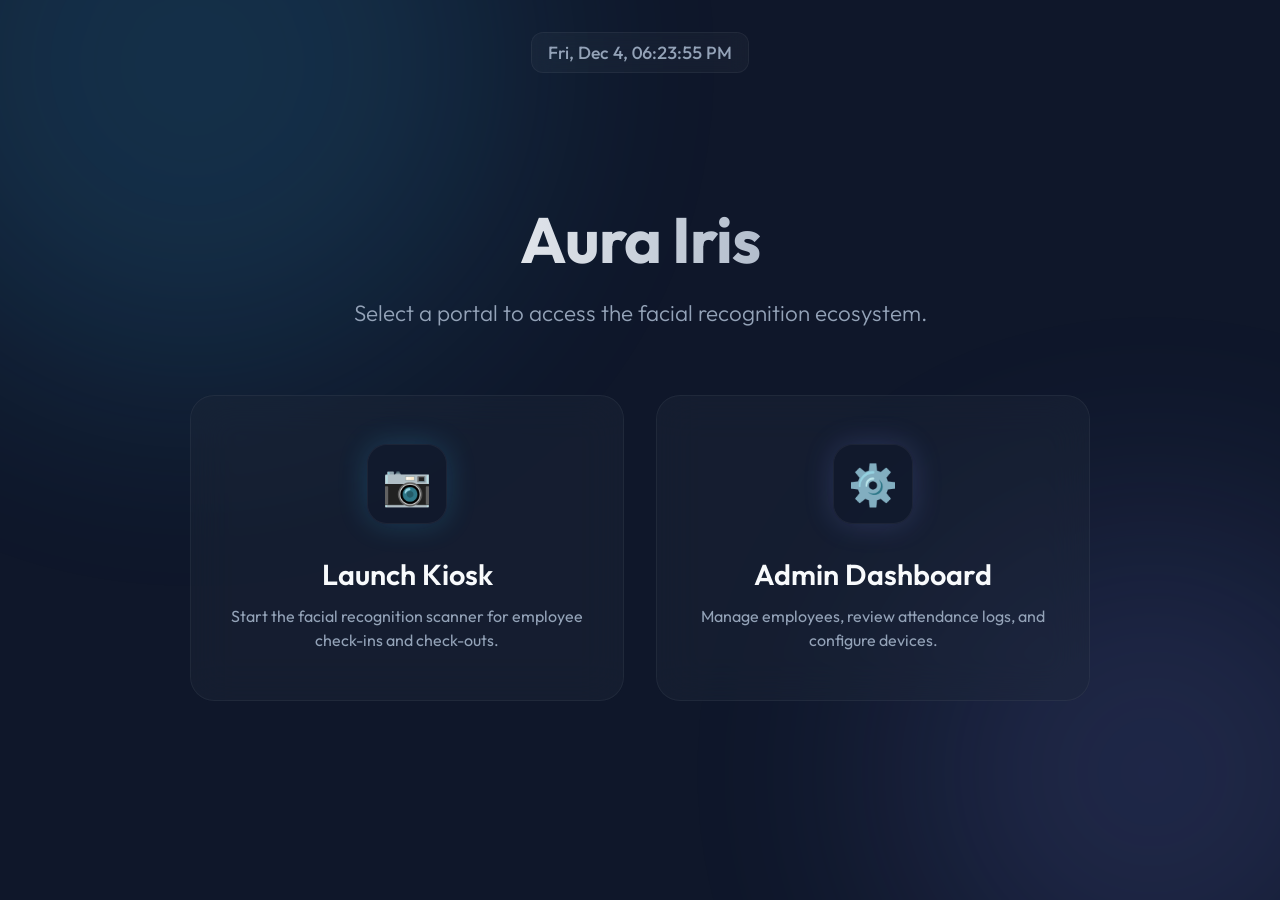
<file: frontend/index.html>
<!DOCTYPE html>
<html lang="en">

<head>
    <meta charset="UTF-8">
    <meta name="viewport" content="width=device-width, initial-scale=1.0">
    <title>Aura Iris Dashboard</title>
    <link href="https://fonts.googleapis.com/css2?family=Outfit:wght@300;400;500;600;700&display=swap" rel="stylesheet">
    <style>
        :root {
            --bg-color: #0f172a;
            --surface: #1e293b;
            --primary: #38bdf8;
            --primary-glow: rgba(56, 189, 248, 0.4);
            --secondary: #818cf8;
            --text-main: #f8fafc;
            --text-muted: #94a3b8;
        }

        * {
            margin: 0;
            padding: 0;
            box-sizing: border-box;
            font-family: 'Outfit', sans-serif;
        }

        body {
            background-color: var(--bg-color);
            color: var(--text-main);
            min-height: 100vh;
            display: flex;
            flex-direction: column;
            justify-content: center;
            align-items: center;
            overflow-x: hidden;
            position: relative;
        }

        /* Ambient Background Glows */
        .ambient-glow {
            position: fixed;
            border-radius: 50%;
            filter: blur(120px);
            z-index: 0;
            opacity: 0.15;
            animation: pulse-glow 8s infinite alternate;
        }

        .glow-1 {
            width: 50vw;
            height: 50vw;
            background: var(--primary);
            top: -20vw;
            left: -10vw;
        }

        .glow-2 {
            width: 40vw;
            height: 40vw;
            background: var(--secondary);
            bottom: -10vw;
            right: -10vw;
            animation-delay: -4s;
        }

        @keyframes pulse-glow {
            0% {
                transform: scale(1);
                opacity: 0.15;
            }

            100% {
                transform: scale(1.1);
                opacity: 0.25;
            }
        }

        main {
            position: relative;
            z-index: 10;
            width: 100%;
            max-width: 1200px;
            padding: 2rem;
            display: flex;
            flex-direction: column;
            align-items: center;
        }

        header {
            text-align: center;
            margin-bottom: 4rem;
        }

        h1 {
            font-size: clamp(2.5rem, 5vw, 4.5rem);
            font-weight: 700;
            letter-spacing: -1px;
            margin-bottom: 1rem;
            background: linear-gradient(to right, #fff, #94a3b8);
            -webkit-background-clip: text;
            background-clip: text;
            -webkit-text-fill-color: transparent;
        }

        p.subtitle {
            font-size: clamp(1.1rem, 2vw, 1.4rem);
            color: var(--text-muted);
            font-weight: 300;
            max-width: 600px;
            margin: 0 auto;
            line-height: 1.6;
        }

        /* Cards Container */
        .portals-grid {
            display: flex;
            gap: 2rem;
            width: 100%;
            max-width: 900px;
            justify-content: center;
        }

        /* Interactive Portal Cards */
        .portal-card {
            flex: 1;
            min-width: 280px;
            background: rgba(30, 41, 59, 0.4);
            border: 1px solid rgba(255, 255, 255, 0.05);
            border-radius: 24px;
            padding: 3rem 2rem;
            text-decoration: none;
            color: var(--text-main);
            display: flex;
            flex-direction: column;
            align-items: center;
            text-align: center;
            backdrop-filter: blur(20px);
            transition: all 0.4s cubic-bezier(0.175, 0.885, 0.32, 1.275);
            position: relative;
            overflow: hidden;
        }

        .portal-card::before {
            content: '';
            position: absolute;
            top: 0;
            left: 0;
            right: 0;
            height: 100%;
            background: linear-gradient(180deg, rgba(255, 255, 255, 0.03) 0%, rgba(255, 255, 255, 0) 100%);
            opacity: 0;
            transition: opacity 0.4s;
        }

        .portal-card:hover {
            transform: translateY(-8px);
            border-color: rgba(56, 189, 248, 0.3);
            box-shadow: 0 20px 40px -10px rgba(0, 0, 0, 0.5),
                0 0 20px rgba(56, 189, 248, 0.1);
        }

        .portal-card:hover::before {
            opacity: 1;
        }

        .icon-container {
            width: 80px;
            height: 80px;
            border-radius: 20px;
            display: flex;
            align-items: center;
            justify-content: center;
            font-size: 2.5rem;
            margin-bottom: 2rem;
            background: rgba(15, 23, 42, 0.5);
            border: 1px solid rgba(255, 255, 255, 0.05);
            transition: transform 0.4s, box-shadow 0.4s;
        }

        .portal-card:hover .icon-container {
            transform: scale(1.1);
        }

        .card-kiosk .icon-container {
            box-shadow: 0 0 30px rgba(56, 189, 248, 0.2);
            color: var(--primary);
        }

        .card-admin .icon-container {
            box-shadow: 0 0 30px rgba(129, 140, 248, 0.2);
            color: var(--secondary);
        }

        .portal-card h2 {
            font-size: 1.8rem;
            font-weight: 600;
            margin-bottom: 0.75rem;
        }

        .portal-card p {
            color: var(--text-muted);
            font-size: 1rem;
            line-height: 1.5;
        }

        /* Live Clock Ticker */
        #live-clock {
            position: fixed;
            top: 2rem;
            font-size: 1.1rem;
            font-weight: 500;
            font-variant-numeric: tabular-nums;
            color: var(--text-muted);
            background: rgba(255, 255, 255, 0.03);
            padding: 0.5rem 1rem;
            border-radius: 12px;
            border: 1px solid rgba(255, 255, 255, 0.05);
            backdrop-filter: blur(10px);
            z-index: 20;
        }

        /* Mobile Adjustments */
        @media (max-width: 768px) {
            .portals-grid {
                flex-direction: column;
                gap: 1.5rem;
            }

            .portal-card {
                padding: 2rem 1.5rem;
            }

            #live-clock {
                position: static;
                margin-bottom: 2rem;
            }
        }
    </style>
</head>

<body>
    <!-- Ambient glowing orbs -->
    <div class="ambient-glow glow-1"></div>
    <div class="ambient-glow glow-2"></div>

    <div id="live-clock">--:--</div>

    <main>
        <header>
            <h1>Aura Iris</h1>
            <p class="subtitle">Select a portal to access the facial recognition ecosystem.</p>
        </header>

        <div class="portals-grid">
            <!-- Kiosk Link -->
            <a href="/kiosk" class="portal-card card-kiosk">
                <div class="icon-container">
                    📷
                </div>
                <h2>Launch Kiosk</h2>
                <p>Start the facial recognition scanner for employee check-ins and check-outs.</p>
            </a>

            <!-- Admin Link -->
            <a href="/admin" class="portal-card card-admin">
                <div class="icon-container">
                    ⚙️
                </div>
                <h2>Admin Dashboard</h2>
                <p>Manage employees, review attendance logs, and configure devices.</p>
            </a>
        </div>
    </main>

    <script>
        function startClock() {
            const clockEl = document.getElementById("live-clock");
            if (!clockEl) return;

            function updateClock() {
                const now = new Date();
                const opts = {
                    weekday: 'short',
                    month: 'short',
                    day: 'numeric',
                    hour: '2-digit',
                    minute: '2-digit',
                    second: '2-digit',
                    hour12: true
                };
                clockEl.innerText = now.toLocaleString(undefined, opts);
            }

            updateClock();
            setInterval(updateClock, 1000);
        }

        // Initialize clock on load
        window.addEventListener('DOMContentLoaded', startClock);
    </script>
</body>

</html>
</file>
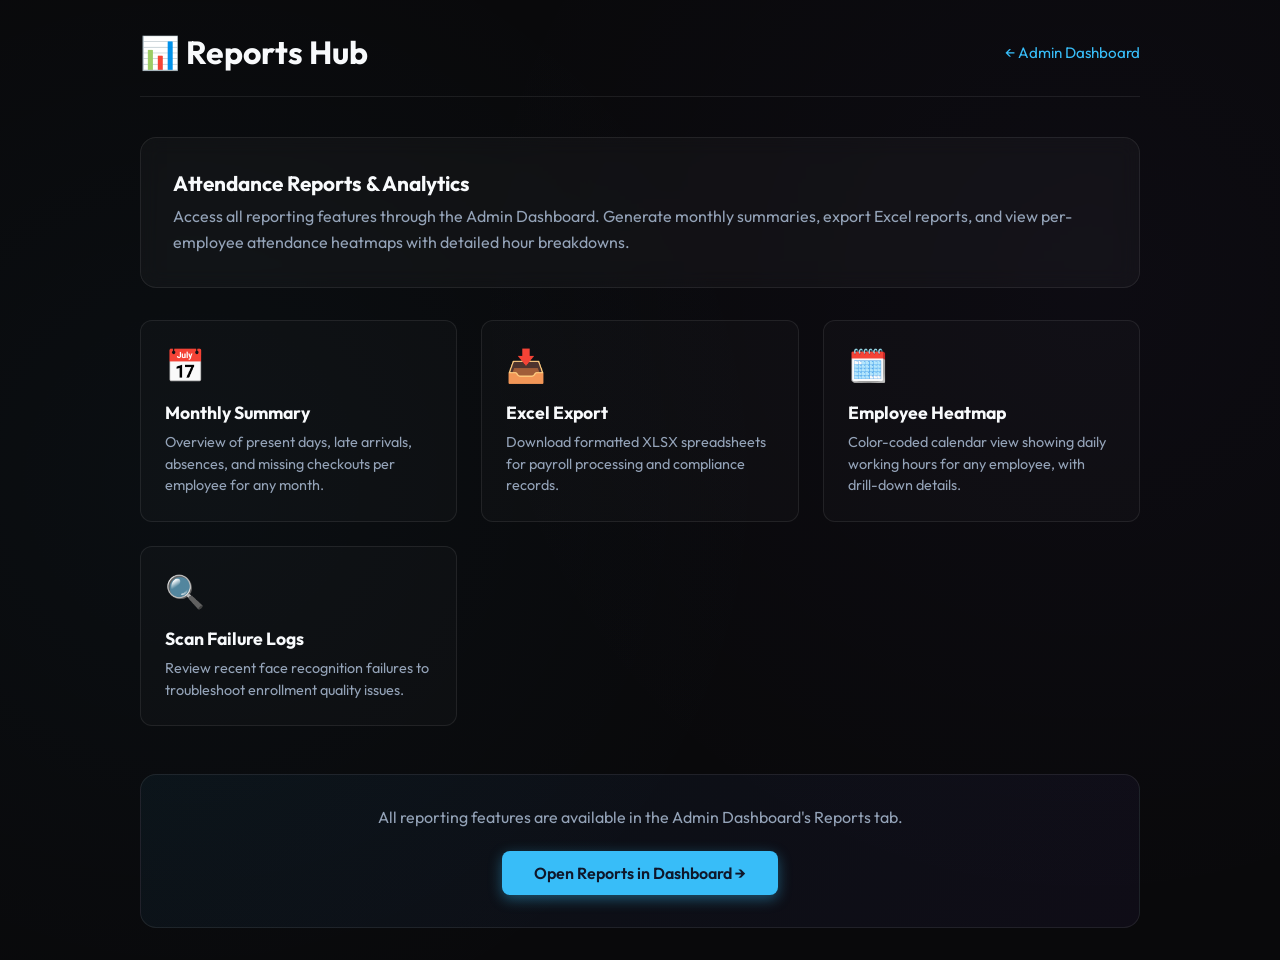
<file: frontend/reports.html>
<!DOCTYPE html>
<html lang="en">

<head>
    <meta charset="UTF-8">
    <meta name="viewport" content="width=device-width, initial-scale=1.0">
    <title>Attendance Reports</title>
    <link href="https://fonts.googleapis.com/css2?family=Outfit:wght@300;400;500;600;700&display=swap" rel="stylesheet">
    <style>
        :root {
            --bg: #09090b;
            --surface: rgba(255, 255, 255, 0.03);
            --text: #f8fafc;
            --text-muted: #94a3b8;
            --primary: #38bdf8;
            --primary-glow: rgba(56, 189, 248, 0.4);
            --border: rgba(255, 255, 255, 0.08);
            --success: #10b981;
            --danger: #ef4444;
            --warning: #f59e0b;
        }

        * { margin: 0; padding: 0; box-sizing: border-box; }

        body {
            font-family: 'Outfit', -apple-system, sans-serif;
            background: var(--bg);
            background-image:
                radial-gradient(circle at 15% 50%, rgba(56, 189, 248, 0.03) 0%, transparent 50%),
                radial-gradient(circle at 85% 30%, rgba(139, 92, 246, 0.03) 0%, transparent 50%);
            color: var(--text);
            min-height: 100vh;
            padding: 2rem;
        }

        .container { max-width: 1000px; margin: 0 auto; }

        header {
            display: flex;
            justify-content: space-between;
            align-items: center;
            border-bottom: 1px solid var(--border);
            padding-bottom: 1.5rem;
            margin-bottom: 2.5rem;
        }

        header h1 { font-size: 2rem; font-weight: 700; }

        .back-link {
            color: var(--primary);
            text-decoration: none;
            font-size: 0.95rem;
            transition: opacity 0.2s;
        }
        .back-link:hover { opacity: 0.8; }

        .info-card {
            background: var(--surface);
            border: 1px solid var(--border);
            border-radius: 16px;
            padding: 2rem;
            margin-bottom: 2rem;
            backdrop-filter: blur(10px);
        }

        .info-card h2 {
            font-size: 1.3rem;
            margin-bottom: 0.5rem;
        }

        .info-card p {
            color: var(--text-muted);
            line-height: 1.6;
        }

        .feature-grid {
            display: grid;
            grid-template-columns: repeat(auto-fit, minmax(280px, 1fr));
            gap: 1.5rem;
            margin-top: 1.5rem;
        }

        .feature-item {
            background: rgba(255, 255, 255, 0.02);
            border: 1px solid var(--border);
            border-radius: 12px;
            padding: 1.5rem;
            transition: all 0.3s ease;
        }

        .feature-item:hover {
            transform: translateY(-4px);
            border-color: rgba(56, 189, 248, 0.3);
            box-shadow: 0 10px 30px rgba(0, 0, 0, 0.3);
        }

        .feature-item .icon {
            font-size: 2rem;
            margin-bottom: 1rem;
        }

        .feature-item h3 {
            font-size: 1.1rem;
            margin-bottom: 0.5rem;
        }

        .feature-item p {
            color: var(--text-muted);
            font-size: 0.9rem;
            line-height: 1.5;
        }

        .cta-section {
            text-align: center;
            margin-top: 3rem;
            padding: 2rem;
            background: linear-gradient(135deg, rgba(56, 189, 248, 0.05), rgba(139, 92, 246, 0.05));
            border: 1px solid var(--border);
            border-radius: 16px;
        }

        .cta-section p {
            color: var(--text-muted);
            margin-bottom: 1.5rem;
        }

        .btn {
            display: inline-block;
            background: var(--primary);
            color: #0f172a;
            border: none;
            padding: 0.75rem 2rem;
            border-radius: 8px;
            cursor: pointer;
            font-weight: 600;
            font-family: 'Outfit', sans-serif;
            font-size: 1rem;
            text-decoration: none;
            transition: all 0.3s ease;
            box-shadow: 0 4px 14px var(--primary-glow);
        }

        .btn:hover {
            transform: translateY(-2px);
            box-shadow: 0 6px 20px rgba(56, 189, 248, 0.6);
        }
    </style>
</head>

<body>
    <div class="container">
        <header>
            <h1>📊 Reports Hub</h1>
            <a href="/admin?tab=reports" class="back-link">← Admin Dashboard</a>
        </header>

        <div class="info-card">
            <h2>Attendance Reports & Analytics</h2>
            <p>Access all reporting features through the Admin Dashboard. Generate monthly summaries, 
               export Excel reports, and view per-employee attendance heatmaps with detailed hour breakdowns.</p>
        </div>

        <div class="feature-grid">
            <div class="feature-item">
                <div class="icon">📅</div>
                <h3>Monthly Summary</h3>
                <p>Overview of present days, late arrivals, absences, and missing checkouts per employee for any month.</p>
            </div>

            <div class="feature-item">
                <div class="icon">📥</div>
                <h3>Excel Export</h3>
                <p>Download formatted XLSX spreadsheets for payroll processing and compliance records.</p>
            </div>

            <div class="feature-item">
                <div class="icon">🗓️</div>
                <h3>Employee Heatmap</h3>
                <p>Color-coded calendar view showing daily working hours for any employee, with drill-down details.</p>
            </div>

            <div class="feature-item">
                <div class="icon">🔍</div>
                <h3>Scan Failure Logs</h3>
                <p>Review recent face recognition failures to troubleshoot enrollment quality issues.</p>
            </div>
        </div>

        <div class="cta-section">
            <p>All reporting features are available in the Admin Dashboard's Reports tab.</p>
            <a href="/admin?tab=reports" class="btn">Open Reports in Dashboard →</a>
        </div>
    </div>
</body>

</html>
</file>
